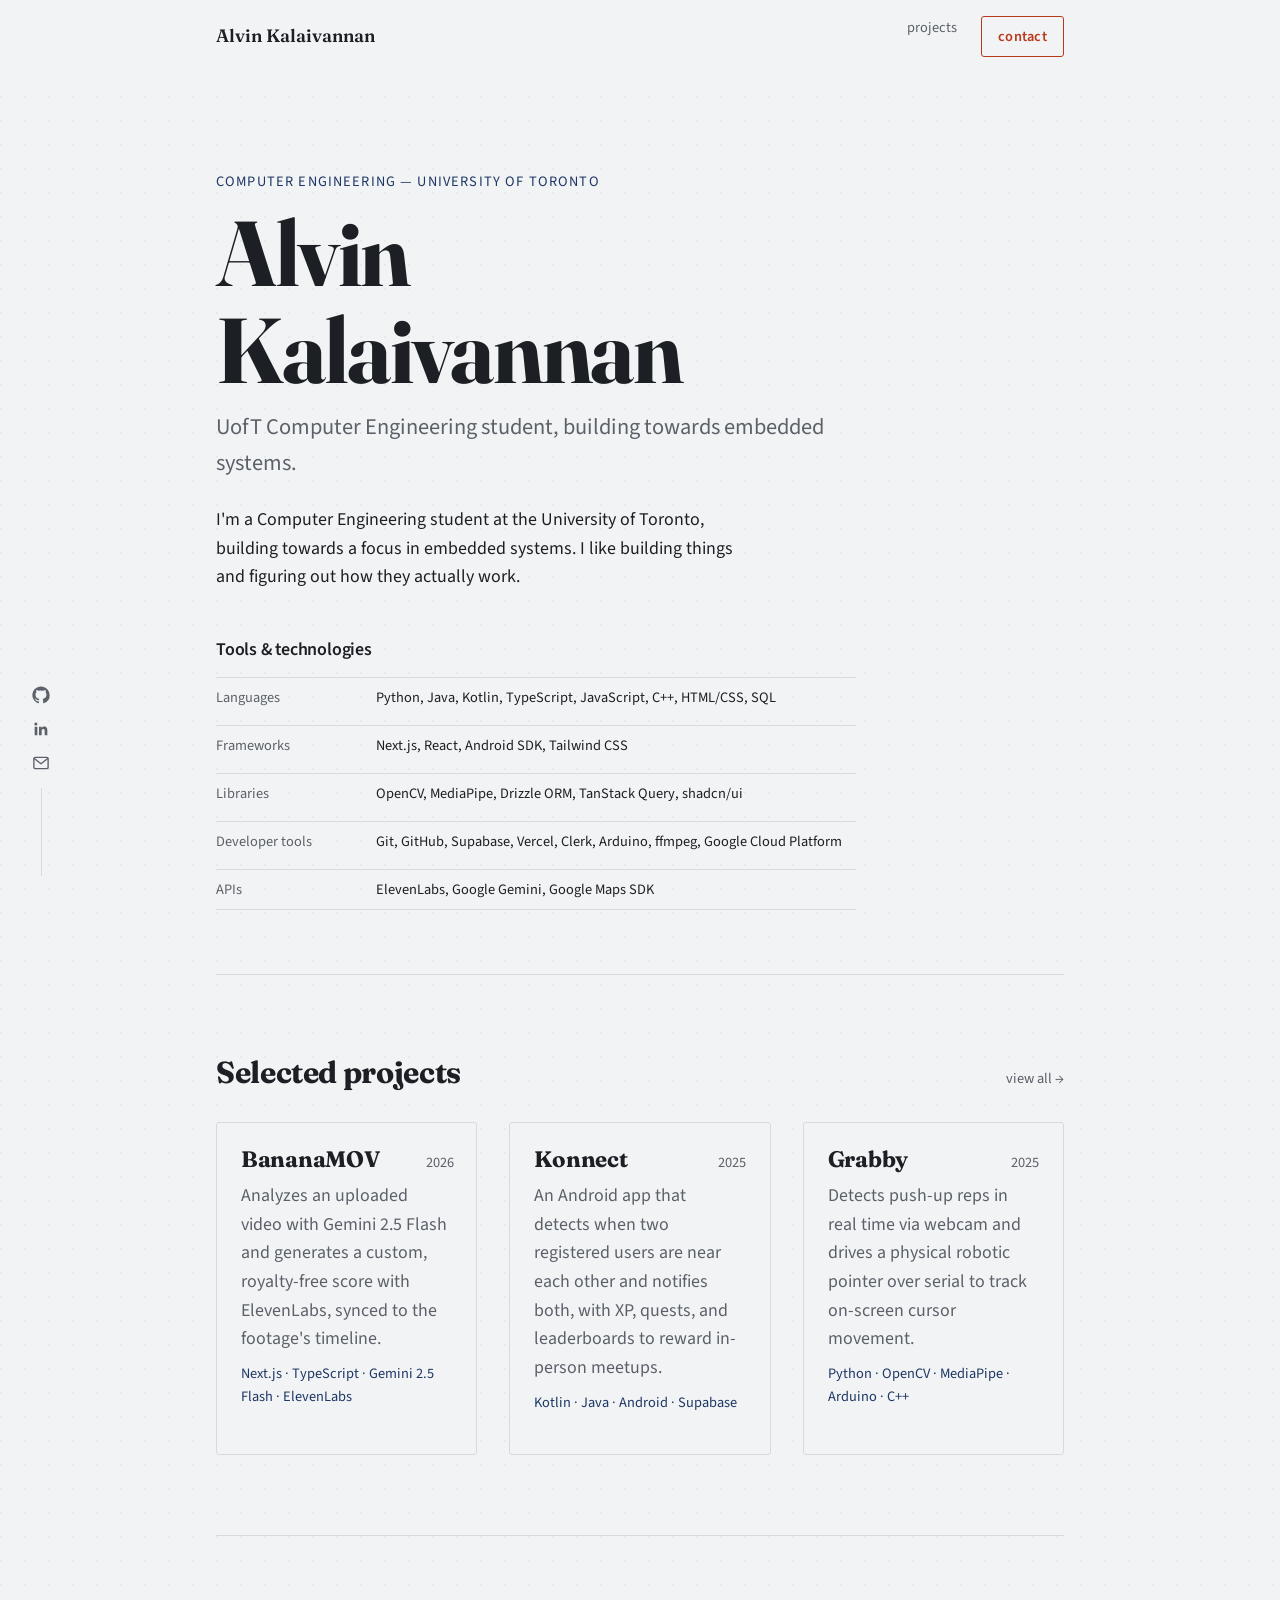
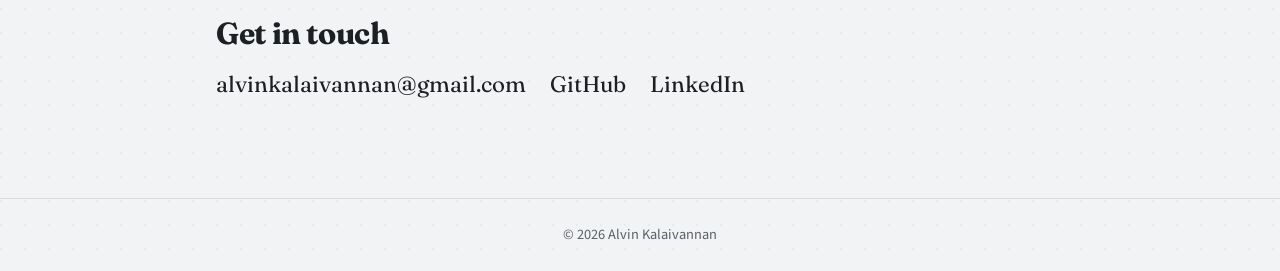
<file: index.html>
<!DOCTYPE html>
<html lang="en">
<head>
  <meta charset="UTF-8">
  <meta name="viewport" content="width=device-width, initial-scale=1.0">
  <title>Alvin Kalaivannan</title>
  <meta name="description" content="Computer Engineering student at the University of Toronto, building towards embedded systems. Selected projects and contact info.">

  <meta property="og:title" content="Alvin Kalaivannan">
  <meta property="og:description" content="Computer Engineering student at the University of Toronto, building towards embedded systems.">
  <meta property="og:type" content="website">
  <meta property="og:url" content="https://alvinkalaivannan.dev/">

  <link rel="icon" type="image/svg+xml" href="/assets/img/favicon/favicon.svg">

  <link rel="preconnect" href="https://fonts.googleapis.com">
  <link rel="preconnect" href="https://fonts.gstatic.com" crossorigin>
  <link rel="stylesheet" href="https://fonts.googleapis.com/css2?family=Fraunces:opsz,wght@9..144,400;9..144,500;9..144,600;9..144,700&family=Source+Sans+3:wght@400;500;600;700&display=swap">

  <link rel="stylesheet" href="/assets/css/styles.css">
</head>
<body>
  <a class="skip-link" href="#main">skip to content</a>

  <div class="side-social">
    <a href="https://github.com/AlvinKalaivannan" target="_blank" rel="noopener" aria-label="GitHub">
      <svg viewBox="0 0 24 24" fill="currentColor" width="18" height="18" aria-hidden="true"><path d="M12 .5C5.73.5.5 5.73.5 12c0 5.08 3.29 9.39 7.86 10.91.57.1.78-.25.78-.55 0-.27-.01-1.16-.02-2.11-3.2.7-3.88-1.36-3.88-1.36-.52-1.33-1.28-1.68-1.28-1.68-1.04-.71.08-.7.08-.7 1.16.08 1.77 1.19 1.77 1.19 1.03 1.76 2.7 1.25 3.36.96.1-.75.4-1.25.73-1.54-2.55-.29-5.23-1.28-5.23-5.68 0-1.25.45-2.28 1.18-3.08-.12-.29-.51-1.46.11-3.04 0 0 .96-.31 3.15 1.18a10.9 10.9 0 0 1 5.74 0c2.19-1.49 3.15-1.18 3.15-1.18.62 1.58.23 2.75.11 3.04.74.8 1.18 1.83 1.18 3.08 0 4.41-2.69 5.38-5.25 5.67.41.36.78 1.07.78 2.15 0 1.55-.01 2.8-.01 3.18 0 .3.2.66.79.55A10.96 10.96 0 0 0 23.5 12C23.5 5.73 18.27.5 12 .5z"/></svg>
    </a>
    <a href="https://www.linkedin.com/in/alvinkalaivannan/" target="_blank" rel="noopener" aria-label="LinkedIn">
      <svg viewBox="0 0 24 24" fill="currentColor" width="18" height="18" aria-hidden="true"><path d="M20.45 20.45h-3.56v-5.57c0-1.33-.02-3.04-1.85-3.04-1.85 0-2.14 1.45-2.14 2.94v5.67H9.34V9h3.42v1.56h.05c.48-.9 1.64-1.85 3.38-1.85 3.6 0 4.27 2.37 4.27 5.46v6.28zM5.34 7.43a2.07 2.07 0 1 1 0-4.13 2.07 2.07 0 0 1 0 4.13zM7.12 20.45H3.56V9h3.56v11.45z"/></svg>
    </a>
    <a href="mailto:alvinkalaivannan@gmail.com" aria-label="Email">
      <svg viewBox="0 0 24 24" fill="none" stroke="currentColor" stroke-width="1.8" stroke-linecap="round" stroke-linejoin="round" width="18" height="18" aria-hidden="true"><rect x="2.5" y="4.5" width="19" height="15" rx="2"/><path d="M3 6l9 7 9-7"/></svg>
    </a>
    <span class="side-social-line" aria-hidden="true"></span>
  </div>

  <header class="site-header">
    <nav class="site-nav">
      <a href="/" class="wordmark">Alvin Kalaivannan</a>
      <button class="nav-toggle" aria-label="toggle navigation" aria-expanded="false" aria-controls="nav-links">
        <span></span><span></span><span></span>
      </button>
      <div class="nav-links" id="nav-links">
        <a href="/projects.html">projects</a>
        <a href="#contact" class="nav-cta">contact</a>
      </div>
    </nav>
  </header>

  <main id="main">
    <section id="about" class="hero">
      <p class="eyebrow">Computer Engineering &mdash; University of Toronto</p>
      <h1>Alvin Kalaivannan</h1>
      <p class="tagline">UofT Computer Engineering student, building towards embedded systems.</p>
      <p class="bio">
        I'm a Computer Engineering student at the University of Toronto, building towards a
        focus in embedded systems. I like building things and figuring out how they actually work.
      </p>

      <div class="skills">
        <h2>Tools &amp; technologies</h2>
        <dl class="skills-list">
          <div class="skills-row">
            <dt>Languages</dt>
            <dd>Python, Java, Kotlin, TypeScript, JavaScript, C++, HTML/CSS, SQL</dd>
          </div>
          <div class="skills-row">
            <dt>Frameworks</dt>
            <dd>Next.js, React, Android SDK, Tailwind CSS</dd>
          </div>
          <div class="skills-row">
            <dt>Libraries</dt>
            <dd>OpenCV, MediaPipe, Drizzle ORM, TanStack Query, shadcn/ui</dd>
          </div>
          <div class="skills-row">
            <dt>Developer tools</dt>
            <dd>Git, GitHub, Supabase, Vercel, Clerk, Arduino, ffmpeg, Google Cloud Platform</dd>
          </div>
          <div class="skills-row">
            <dt>APIs</dt>
            <dd>ElevenLabs, Google Gemini, Google Maps SDK</dd>
          </div>
        </dl>
      </div>
    </section>

    <section id="featured-projects" class="featured-projects">
      <div class="section-heading">
        <h2>Selected projects</h2>
        <a href="/projects.html" class="view-all">view all &rarr;</a>
      </div>

      <ul class="project-grid">
        <li class="project-card">
          <div class="project-card-head">
            <h3><a href="/projects.html#bananamov">BananaMOV</a></h3>
            <span class="project-year">2026</span>
          </div>
          <p>Analyzes an uploaded video with Gemini 2.5 Flash and generates a custom, royalty-free score with ElevenLabs, synced to the footage's timeline.</p>
          <p class="project-tags">Next.js &middot; TypeScript &middot; Gemini 2.5 Flash &middot; ElevenLabs</p>
        </li>
        <li class="project-card">
          <div class="project-card-head">
            <h3><a href="/projects.html#konnect">Konnect</a></h3>
            <span class="project-year">2025</span>
          </div>
          <p>An Android app that detects when two registered users are near each other and notifies both, with XP, quests, and leaderboards to reward in-person meetups.</p>
          <p class="project-tags">Kotlin &middot; Java &middot; Android &middot; Supabase</p>
        </li>
        <li class="project-card">
          <div class="project-card-head">
            <h3><a href="/projects.html#grabby">Grabby</a></h3>
            <span class="project-year">2025</span>
          </div>
          <p>Detects push-up reps in real time via webcam and drives a physical robotic pointer over serial to track on-screen cursor movement.</p>
          <p class="project-tags">Python &middot; OpenCV &middot; MediaPipe &middot; Arduino &middot; C++</p>
        </li>
      </ul>
    </section>

    <section id="contact" class="contact">
      <h2>Get in touch</h2>
      <ul class="contact-list">
        <li><a href="mailto:alvinkalaivannan@gmail.com">alvinkalaivannan@gmail.com</a></li>
        <li><a href="https://github.com/AlvinKalaivannan" target="_blank" rel="noopener">GitHub</a></li>
        <li><a href="https://www.linkedin.com/in/alvinkalaivannan/" target="_blank" rel="noopener">LinkedIn</a></li>
      </ul>
    </section>
  </main>

  <footer class="site-footer">
    <p>&copy; <span id="year"></span> Alvin Kalaivannan</p>
  </footer>

  <script src="/assets/js/main.js" defer></script>
</body>
</html>
</file>
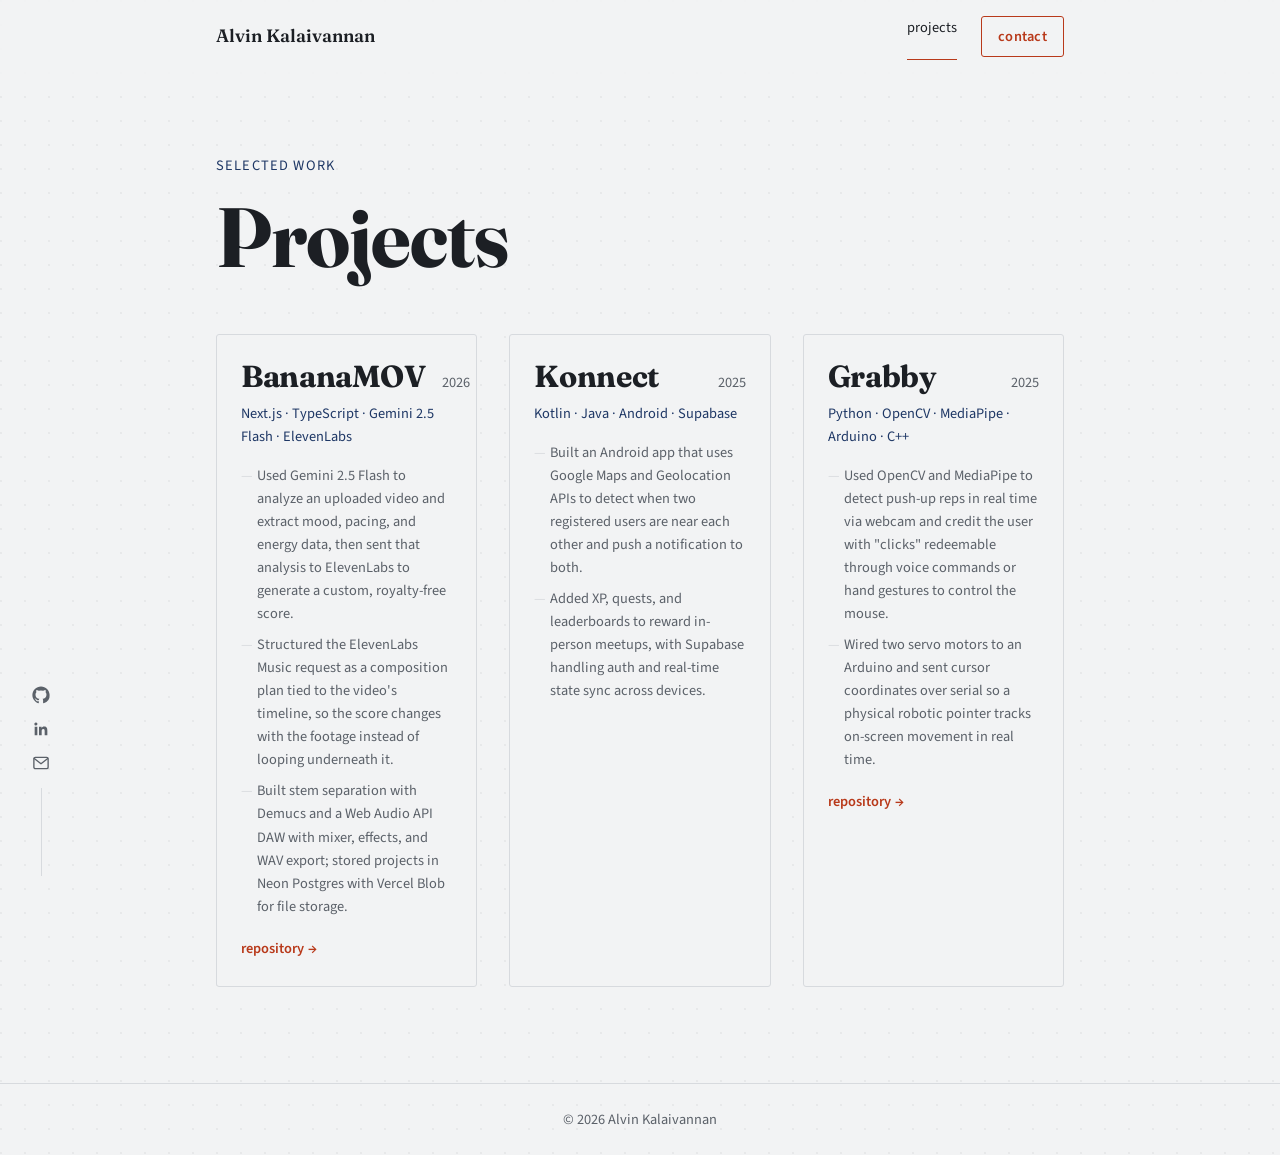
<file: projects.html>
<!DOCTYPE html>
<html lang="en">
<head>
  <meta charset="UTF-8">
  <meta name="viewport" content="width=device-width, initial-scale=1.0">
  <title>Projects &mdash; Alvin Kalaivannan</title>
  <meta name="description" content="Selected software and hardware projects by Alvin Kalaivannan, including BananaMOV, Konnect, and Grabby.">

  <meta property="og:title" content="Projects — Alvin Kalaivannan">
  <meta property="og:description" content="Selected software and hardware projects by Alvin Kalaivannan.">
  <meta property="og:type" content="website">
  <meta property="og:url" content="https://alvinkalaivannan.dev/projects.html">

  <link rel="icon" type="image/svg+xml" href="/assets/img/favicon/favicon.svg">

  <link rel="preconnect" href="https://fonts.googleapis.com">
  <link rel="preconnect" href="https://fonts.gstatic.com" crossorigin>
  <link rel="stylesheet" href="https://fonts.googleapis.com/css2?family=Fraunces:opsz,wght@9..144,400;9..144,500;9..144,600;9..144,700&family=Source+Sans+3:wght@400;500;600;700&display=swap">

  <link rel="stylesheet" href="/assets/css/styles.css">
</head>
<body>
  <a class="skip-link" href="#main">skip to content</a>

  <div class="side-social">
    <a href="https://github.com/AlvinKalaivannan" target="_blank" rel="noopener" aria-label="GitHub">
      <svg viewBox="0 0 24 24" fill="currentColor" width="18" height="18" aria-hidden="true"><path d="M12 .5C5.73.5.5 5.73.5 12c0 5.08 3.29 9.39 7.86 10.91.57.1.78-.25.78-.55 0-.27-.01-1.16-.02-2.11-3.2.7-3.88-1.36-3.88-1.36-.52-1.33-1.28-1.68-1.28-1.68-1.04-.71.08-.7.08-.7 1.16.08 1.77 1.19 1.77 1.19 1.03 1.76 2.7 1.25 3.36.96.1-.75.4-1.25.73-1.54-2.55-.29-5.23-1.28-5.23-5.68 0-1.25.45-2.28 1.18-3.08-.12-.29-.51-1.46.11-3.04 0 0 .96-.31 3.15 1.18a10.9 10.9 0 0 1 5.74 0c2.19-1.49 3.15-1.18 3.15-1.18.62 1.58.23 2.75.11 3.04.74.8 1.18 1.83 1.18 3.08 0 4.41-2.69 5.38-5.25 5.67.41.36.78 1.07.78 2.15 0 1.55-.01 2.8-.01 3.18 0 .3.2.66.79.55A10.96 10.96 0 0 0 23.5 12C23.5 5.73 18.27.5 12 .5z"/></svg>
    </a>
    <a href="https://www.linkedin.com/in/alvinkalaivannan/" target="_blank" rel="noopener" aria-label="LinkedIn">
      <svg viewBox="0 0 24 24" fill="currentColor" width="18" height="18" aria-hidden="true"><path d="M20.45 20.45h-3.56v-5.57c0-1.33-.02-3.04-1.85-3.04-1.85 0-2.14 1.45-2.14 2.94v5.67H9.34V9h3.42v1.56h.05c.48-.9 1.64-1.85 3.38-1.85 3.6 0 4.27 2.37 4.27 5.46v6.28zM5.34 7.43a2.07 2.07 0 1 1 0-4.13 2.07 2.07 0 0 1 0 4.13zM7.12 20.45H3.56V9h3.56v11.45z"/></svg>
    </a>
    <a href="mailto:alvinkalaivannan@gmail.com" aria-label="Email">
      <svg viewBox="0 0 24 24" fill="none" stroke="currentColor" stroke-width="1.8" stroke-linecap="round" stroke-linejoin="round" width="18" height="18" aria-hidden="true"><rect x="2.5" y="4.5" width="19" height="15" rx="2"/><path d="M3 6l9 7 9-7"/></svg>
    </a>
    <span class="side-social-line" aria-hidden="true"></span>
  </div>

  <header class="site-header">
    <nav class="site-nav">
      <a href="/" class="wordmark">Alvin Kalaivannan</a>
      <button class="nav-toggle" aria-label="toggle navigation" aria-expanded="false" aria-controls="nav-links">
        <span></span><span></span><span></span>
      </button>
      <div class="nav-links" id="nav-links">
        <a href="/projects.html" aria-current="page">projects</a>
        <a href="/#contact" class="nav-cta">contact</a>
      </div>
    </nav>
  </header>

  <main id="main">
    <section class="page-intro">
      <p class="eyebrow">Selected work</p>
      <h1>Projects</h1>
    </section>

    <ul class="project-list project-grid">
      <li class="project-card" id="bananamov">
        <div class="project-card-head">
          <h2>BananaMOV</h2>
          <span class="project-year">2026</span>
        </div>
        <p class="project-tags">Next.js &middot; TypeScript &middot; Gemini 2.5 Flash &middot; ElevenLabs</p>
        <ul class="project-bullets">
          <li>Used Gemini 2.5 Flash to analyze an uploaded video and extract mood, pacing, and energy data, then sent that analysis to ElevenLabs to generate a custom, royalty-free score.</li>
          <li>Structured the ElevenLabs Music request as a composition plan tied to the video's timeline, so the score changes with the footage instead of looping underneath it.</li>
          <li>Built stem separation with Demucs and a Web Audio API DAW with mixer, effects, and WAV export; stored projects in Neon Postgres with Vercel Blob for file storage.</li>
        </ul>
        <a class="project-link" href="https://github.com/hppddub/jamhacks2026" target="_blank" rel="noopener">repository <span>&rarr;</span></a>
      </li>

      <li class="project-card" id="konnect">
        <div class="project-card-head">
          <h2>Konnect</h2>
          <span class="project-year">2025</span>
        </div>
        <p class="project-tags">Kotlin &middot; Java &middot; Android &middot; Supabase</p>
        <ul class="project-bullets">
          <li>Built an Android app that uses Google Maps and Geolocation APIs to detect when two registered users are near each other and push a notification to both.</li>
          <li>Added XP, quests, and leaderboards to reward in-person meetups, with Supabase handling auth and real-time state sync across devices.</li>
        </ul>
      </li>

      <li class="project-card" id="grabby">
        <div class="project-card-head">
          <h2>Grabby</h2>
          <span class="project-year">2025</span>
        </div>
        <p class="project-tags">Python &middot; OpenCV &middot; MediaPipe &middot; Arduino &middot; C++</p>
        <ul class="project-bullets">
          <li>Used OpenCV and MediaPipe to detect push-up reps in real time via webcam and credit the user with "clicks" redeemable through voice commands or hand gestures to control the mouse.</li>
          <li>Wired two servo motors to an Arduino and sent cursor coordinates over serial so a physical robotic pointer tracks on-screen movement in real time.</li>
        </ul>
        <a class="project-link" href="https://github.com/RyanRoyc/Grabby" target="_blank" rel="noopener">repository <span>&rarr;</span></a>
      </li>
    </ul>
  </main>

  <footer class="site-footer">
    <p>&copy; <span id="year"></span> Alvin Kalaivannan</p>
  </footer>

  <script src="/assets/js/main.js" defer></script>
</body>
</html>
</file>
<file: assets/css/styles.css>
/* ---------------------------------------------------------
   Design tokens
--------------------------------------------------------- */
:root {
  /* color — cool neutral palette, rust + UofT-blue accents */
  --color-bg: #f2f3f4;
  --color-bg-raised: #e9ebed;
  --color-ink: #1c1f24;
  --color-ink-muted: #5b6169;
  --color-border: #d7dade;
  --color-accent: #b8391a;
  --color-accent-ink: #f2f3f4;
  --color-accent-2: #1e3765;
  --color-accent-2-ink: #f2f3f4;
  --grid-dot: color-mix(in srgb, var(--color-ink) 5%, transparent);
  --ease: cubic-bezier(0.4, 0, 0.2, 1);

  /* type */
  --font-display: 'Fraunces', Georgia, 'Times New Roman', serif;
  --font-body: 'Source Sans 3', -apple-system, BlinkMacSystemFont, 'Segoe UI', sans-serif;

  --step--1: clamp(0.83rem, 0.8rem + 0.15vw, 0.9rem);
  --step-0: clamp(1rem, 0.96rem + 0.2vw, 1.125rem);
  --step-1: clamp(1.2rem, 1.12rem + 0.4vw, 1.4rem);
  --step-2: clamp(1.5rem, 1.35rem + 0.75vw, 1.9rem);
  --step-3: clamp(1.9rem, 1.6rem + 1.4vw, 2.6rem);
  --step-4: clamp(2.8rem, 2rem + 4.5vw, 5.25rem);
  --step-5: clamp(3rem, 2.1rem + 5vw, 5.75rem);

  /* spacing scale (4px base) */
  --space-1: 0.25rem;
  --space-2: 0.5rem;
  --space-3: 0.75rem;
  --space-4: 1rem;
  --space-6: 1.5rem;
  --space-8: 2rem;
  --space-12: 3rem;
  --space-16: 4rem;
  --space-20: 5rem;
  --space-24: 6rem;

  --radius: 3px;
  --content-width: 40rem;
  --page-width: 56rem;
}

@media (prefers-color-scheme: dark) {
  :root {
    --color-bg: #15171a;
    --color-bg-raised: #1d2024;
    --color-ink: #e7e9ec;
    --color-ink-muted: #9aa0a8;
    --color-border: #2e3238;
    --color-accent: #e8794a;
    --color-accent-ink: #15171a;
    --color-accent-2: #7f9bcc;
    --color-accent-2-ink: #15171a;
    --grid-dot: color-mix(in srgb, var(--color-ink) 4.5%, transparent);
  }
}

/* ---------------------------------------------------------
   Reset
--------------------------------------------------------- */
*, *::before, *::after { box-sizing: border-box; }
html { -webkit-text-size-adjust: 100%; }
body, h1, h2, h3, p, dl, dd, ul, figure { margin: 0; }
ul { list-style: none; padding: 0; }
img { max-width: 100%; display: block; }
a { color: inherit; }

@media (prefers-reduced-motion: reduce) {
  *, *::before, *::after {
    animation-duration: 0.01ms !important;
    transition-duration: 0.01ms !important;
    scroll-behavior: auto !important;
  }
}

/* ---------------------------------------------------------
   Base
--------------------------------------------------------- */
html {
  scroll-behavior: smooth;
  scroll-padding-top: var(--space-16);
}

body {
  background-color: var(--color-bg);
  background-image: radial-gradient(circle at 1px 1px, var(--grid-dot) 1px, transparent 0);
  background-size: 24px 24px;
  color: var(--color-ink);
  font-family: var(--font-body);
  font-size: var(--step-0);
  line-height: 1.6;
  -webkit-font-smoothing: antialiased;
}

h1, h2, h3 {
  font-family: var(--font-display);
  font-weight: 700;
  line-height: 1.15;
  letter-spacing: -0.012em;
}

h1 { font-size: var(--step-4); }
h2 { font-size: var(--step-2); }
h3 { font-size: var(--step-1); }

.hero h1 {
  font-size: var(--step-5);
  line-height: 1.05;
  letter-spacing: -0.025em;
}

a {
  text-decoration: none;
}

a:focus-visible,
button:focus-visible {
  outline: 2px solid var(--color-accent);
  outline-offset: 3px;
}

.skip-link {
  position: absolute;
  left: -999px;
  top: 0;
  background: var(--color-accent);
  color: var(--color-accent-ink);
  padding: var(--space-3) var(--space-4);
  z-index: 100;
}
.skip-link:focus {
  left: var(--space-4);
  top: var(--space-4);
}

/* underline-draw link style, used for inline text links */
.text-link {
  background-image: linear-gradient(var(--color-accent), var(--color-accent));
  background-position: 0 100%;
  background-repeat: no-repeat;
  background-size: 0% 1px;
  transition: background-size 0.2s var(--ease);
  padding-bottom: 2px;
}
.text-link:hover,
.text-link:focus-visible {
  background-size: 100% 1px;
}

/* ---------------------------------------------------------
   Floating social sidebar
--------------------------------------------------------- */
.side-social {
  position: fixed;
  left: var(--space-8);
  bottom: 0;
  z-index: 10;
  display: flex;
  flex-direction: column;
  align-items: center;
  gap: var(--space-4);
  padding-bottom: var(--space-6);
}
.side-social a {
  display: flex;
  color: var(--color-ink-muted);
  transition: color 0.15s var(--ease), transform 0.15s var(--ease);
}
.side-social a:hover,
.side-social a:focus-visible {
  color: var(--color-accent);
  transform: translateY(-2px);
}
.side-social-line {
  width: 1px;
  height: 5.5rem;
  background: var(--color-border);
}

@media (max-width: 1199px) {
  .side-social {
    display: none;
  }
}

/* ---------------------------------------------------------
   Layout shell
--------------------------------------------------------- */
main {
  max-width: var(--page-width);
  margin-inline: auto;
  padding-inline: var(--space-6);
}

/* ---------------------------------------------------------
   Scroll reveal (defined early: component hover transforms
   defined later in the cascade must win ties over this)
--------------------------------------------------------- */
.reveal {
  opacity: 0;
  transform: translateY(8px);
  transition: opacity 0.5s ease, transform 0.5s ease;
  transition-delay: calc(var(--reveal-i, 0) * 70ms);
}
.reveal.is-visible {
  opacity: 1;
  transform: none;
}

/* ---------------------------------------------------------
   Header / nav
--------------------------------------------------------- */
.site-header {
  position: sticky;
  top: 0;
  z-index: 50;
  background: var(--color-bg);
  border-bottom: 1px solid transparent;
  transition: background-color 0.2s var(--ease), border-color 0.2s var(--ease);
}
@supports (backdrop-filter: blur(1px)) or (-webkit-backdrop-filter: blur(1px)) {
  .site-header {
    background: color-mix(in srgb, var(--color-bg) 82%, transparent);
    backdrop-filter: blur(10px) saturate(140%);
    -webkit-backdrop-filter: blur(10px) saturate(140%);
  }
}
.site-header.is-scrolled {
  border-bottom-color: var(--color-border);
}

.site-nav {
  max-width: var(--page-width);
  margin-inline: auto;
  padding: var(--space-4) var(--space-6);
  display: flex;
  align-items: center;
  justify-content: space-between;
}

.wordmark {
  font-family: var(--font-display);
  font-weight: 600;
  font-size: var(--step-0);
}

.nav-links {
  display: flex;
  gap: var(--space-6);
  font-size: var(--step--1);
}

.nav-links a {
  position: relative;
  color: var(--color-ink-muted);
  transition: color 0.15s var(--ease);
}
.nav-links a::after {
  content: '';
  position: absolute;
  left: 0;
  right: 0;
  bottom: -3px;
  height: 1px;
  background: var(--color-accent);
  transform: scaleX(0);
  transform-origin: left;
  transition: transform 0.2s var(--ease);
}
.nav-links a:hover,
.nav-links a[aria-current="page"] {
  color: var(--color-ink);
}
.nav-links a:hover::after,
.nav-links a[aria-current="page"]::after {
  transform: scaleX(1);
}

.nav-links a.nav-cta {
  border: 1.5px solid var(--color-accent);
  border-radius: var(--radius);
  padding: var(--space-2) var(--space-4);
  color: var(--color-accent);
  font-weight: 600;
  letter-spacing: 0.02em;
  transition: background-color 0.15s var(--ease), color 0.15s var(--ease);
}
.nav-links a.nav-cta::after {
  content: none;
}
.nav-links a.nav-cta:hover,
.nav-links a.nav-cta:focus-visible {
  background: var(--color-accent);
  color: var(--color-accent-ink);
}

.wordmark {
  transition: color 0.15s var(--ease);
}
.wordmark:hover {
  color: var(--color-accent);
}

.nav-toggle {
  display: none;
  flex-direction: column;
  justify-content: center;
  gap: 5px;
  width: 32px;
  height: 32px;
  background: none;
  border: none;
  cursor: pointer;
  padding: 0;
}
.nav-toggle span {
  display: block;
  height: 1.5px;
  background: var(--color-ink);
  width: 100%;
}

/* ---------------------------------------------------------
   Hero / about
--------------------------------------------------------- */
.hero {
  padding-block: var(--space-24) var(--space-16);
  max-width: var(--content-width);
}

.eyebrow {
  font-size: var(--step--1);
  color: var(--color-accent-2);
  text-transform: uppercase;
  letter-spacing: 0.08em;
  margin-bottom: var(--space-3);
}

.hero h1 {
  margin-bottom: var(--space-3);
}

.tagline {
  font-size: var(--step-1);
  color: var(--color-ink-muted);
  margin-bottom: var(--space-6);
}

.bio {
  max-width: 34rem;
  margin-bottom: var(--space-12);
}

.skills h2 {
  font-size: var(--step-0);
  font-family: var(--font-body);
  font-weight: 600;
  margin-bottom: var(--space-4);
}

.skills-list {
  display: flex;
  flex-direction: column;
  gap: var(--space-2);
}

.skills-row {
  display: grid;
  grid-template-columns: 9rem 1fr;
  gap: var(--space-4);
  padding-block: var(--space-2);
  border-top: 1px solid var(--color-border);
  font-size: var(--step--1);
}
.skills-row:last-child {
  border-bottom: 1px solid var(--color-border);
}

.skills-row dt {
  color: var(--color-ink-muted);
}

/* ---------------------------------------------------------
   Section heading (shared)
--------------------------------------------------------- */
.section-heading {
  display: flex;
  align-items: baseline;
  justify-content: space-between;
  gap: var(--space-4);
  margin-bottom: var(--space-8);
}

.view-all {
  display: inline-block;
  font-size: var(--step--1);
  color: var(--color-ink-muted);
  white-space: nowrap;
  transition: color 0.15s var(--ease), transform 0.15s var(--ease);
}
.view-all:hover {
  color: var(--color-accent);
  transform: translateX(3px);
}

/* ---------------------------------------------------------
   Project cards (shared: home teaser + full list)
--------------------------------------------------------- */
.featured-projects {
  padding-block: var(--space-20);
  border-top: 1px solid var(--color-border);
}

.project-grid {
  display: grid;
  grid-template-columns: repeat(auto-fit, minmax(260px, 1fr));
  gap: var(--space-8);
}

.project-card {
  border: 1px solid var(--color-border);
  border-radius: var(--radius);
  padding: var(--space-6);
  background: var(--color-bg);
  scroll-margin-top: var(--space-16);
  transition: background-color 0.2s var(--ease), border-color 0.2s var(--ease), transform 0.2s var(--ease);
}
.project-card:hover {
  background-color: var(--color-bg-raised);
  border-color: var(--color-accent);
  transform: translateY(-2px);
}
.project-card:target {
  background-color: var(--color-bg-raised);
  border-color: var(--color-accent);
}

.project-card-head {
  display: flex;
  align-items: baseline;
  justify-content: space-between;
  gap: var(--space-4);
  margin-bottom: var(--space-2);
}

.project-card-head h2,
.project-card-head h3 {
  display: inline-flex;
  align-items: baseline;
  gap: var(--space-2);
}
.project-card-head a {
  color: inherit;
}
.project-card-head a:hover {
  color: var(--color-accent);
}
.project-card-head h3::after {
  content: '→';
  color: var(--color-accent);
  opacity: 0;
  transform: translateX(-4px);
  transition: opacity 0.2s var(--ease), transform 0.2s var(--ease);
}
.project-card:hover .project-card-head h3::after {
  opacity: 1;
  transform: translateX(0);
}

.project-year {
  font-size: var(--step--1);
  color: var(--color-ink-muted);
}

.project-card > p:not(.project-tags) {
  color: var(--color-ink-muted);
  margin-bottom: var(--space-2);
}

.project-tags {
  font-size: var(--step--1);
  color: var(--color-accent-2);
}

/* ---------------------------------------------------------
   Full project list (projects.html)
--------------------------------------------------------- */
.page-intro {
  padding-block: var(--space-20) var(--space-12);
}

.page-intro h1 {
  margin-top: var(--space-3);
}

.project-list {
  padding-bottom: var(--space-24);
}

.project-card .project-tags {
  margin-bottom: var(--space-4);
}

.project-bullets {
  display: flex;
  flex-direction: column;
  gap: var(--space-2);
  margin-bottom: var(--space-4);
}
.project-bullets li {
  position: relative;
  padding-left: var(--space-4);
  color: var(--color-ink-muted);
  font-size: var(--step--1);
}
.project-bullets li::before {
  content: '—';
  position: absolute;
  left: 0;
  color: var(--color-border);
}

.project-link {
  display: inline-flex;
  align-items: baseline;
  gap: var(--space-1);
  font-size: var(--step--1);
  font-weight: 600;
  color: var(--color-accent);
}
.project-link span {
  display: inline-block;
  transition: transform 0.15s var(--ease);
}
.project-link:hover {
  text-decoration: underline;
  text-underline-offset: 3px;
}
.project-link:hover span {
  transform: translateX(3px);
}

/* ---------------------------------------------------------
   Contact
--------------------------------------------------------- */
.contact {
  padding-block: var(--space-20) var(--space-24);
  border-top: 1px solid var(--color-border);
}

.contact-list {
  display: flex;
  flex-wrap: wrap;
  gap: var(--space-6);
  margin-top: var(--space-4);
  font-size: var(--step-1);
  font-family: var(--font-display);
}

.contact-list a {
  transition: color 0.15s var(--ease);
}
.contact-list a:hover {
  color: var(--color-accent);
}

/* ---------------------------------------------------------
   Footer
--------------------------------------------------------- */
.site-footer {
  border-top: 1px solid var(--color-border);
  padding: var(--space-6);
  text-align: center;
  font-size: var(--step--1);
  color: var(--color-ink-muted);
}

/* ---------------------------------------------------------
   Responsive
--------------------------------------------------------- */
@media (max-width: 640px) {
  .nav-toggle {
    display: flex;
  }

  .nav-links {
    position: absolute;
    top: 100%;
    left: 0;
    right: 0;
    background: var(--color-bg);
    border-bottom: 1px solid var(--color-border);
    flex-direction: column;
    gap: 0;
    display: none;
  }
  .nav-links.is-open {
    display: flex;
  }
  .nav-links a {
    padding: var(--space-4) var(--space-6);
    border-top: 1px solid var(--color-border);
  }

  .nav-links a.nav-cta {
    border: none;
    border-top: 1px solid var(--color-border);
    border-radius: 0;
    text-align: center;
    min-height: 44px;
    display: flex;
    align-items: center;
    justify-content: center;
  }

  .site-nav {
    position: relative;
  }

  .hero {
    padding-block: var(--space-16) var(--space-12);
  }

  .skills-row {
    grid-template-columns: 1fr;
    gap: var(--space-1);
  }

  .project-card-head {
    flex-direction: column;
    gap: var(--space-1);
  }

  .project-grid {
    grid-template-columns: 1fr;
  }

  .contact-list {
    flex-direction: column;
    gap: var(--space-3);
  }
}
</file>
